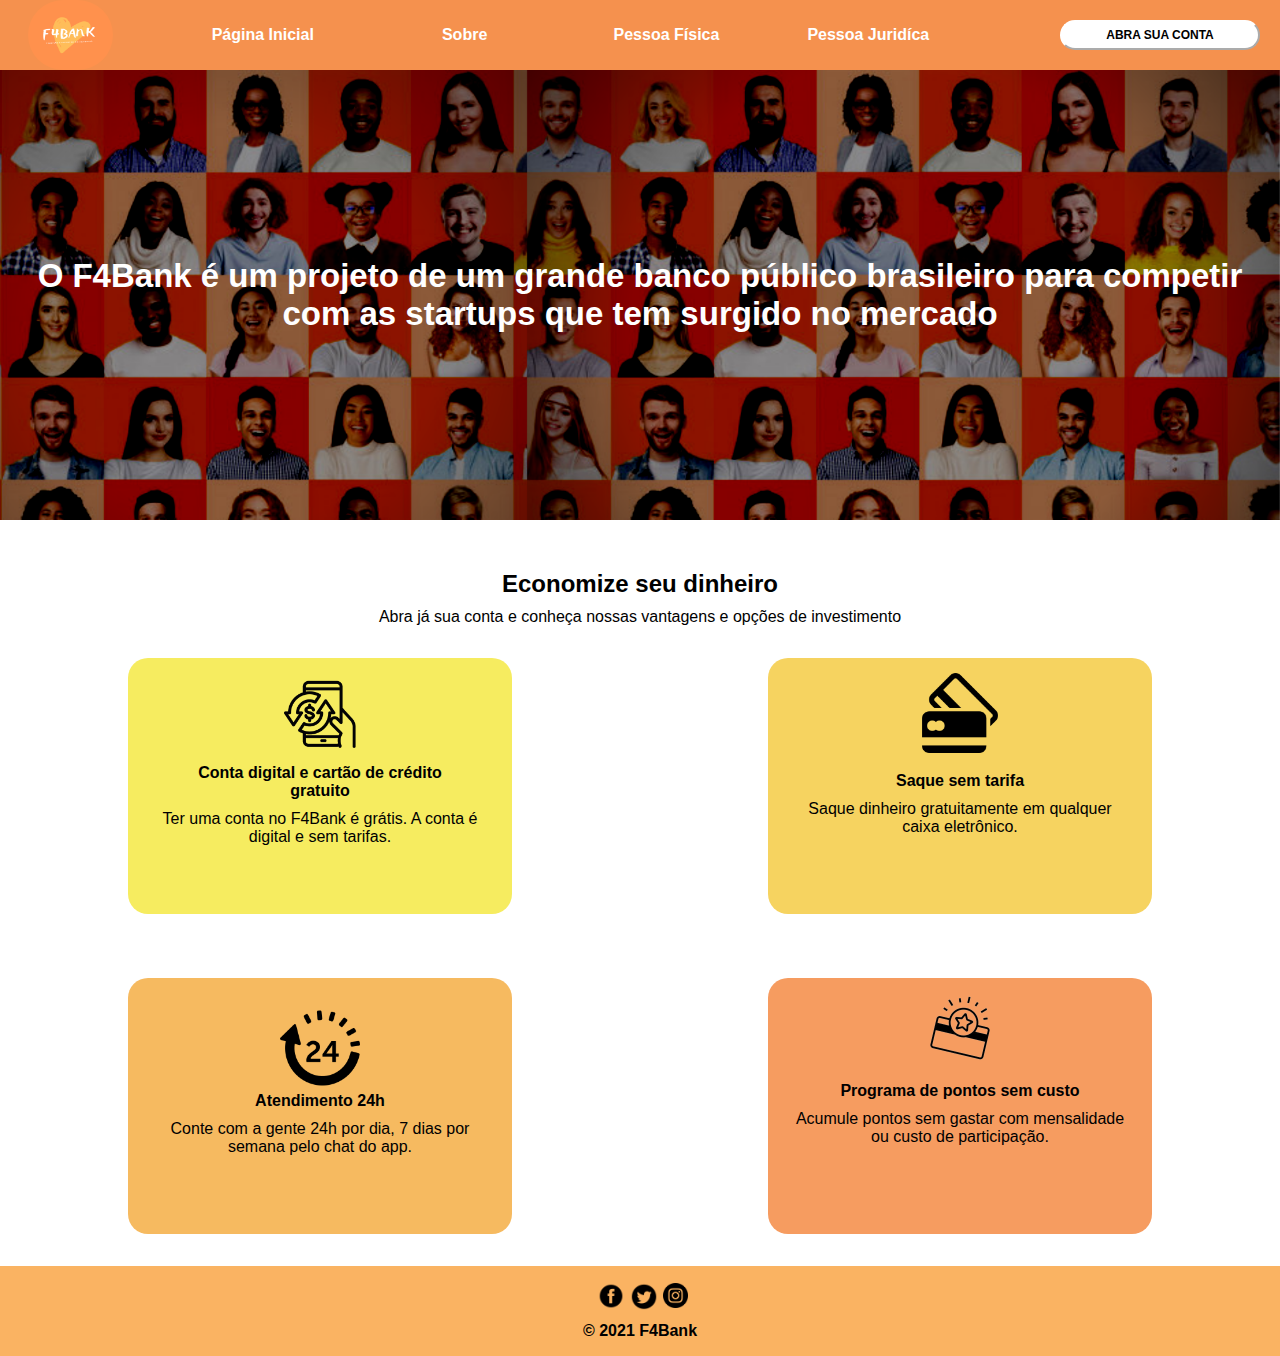
<file: index.html>
<!DOCTYPE html>
<html lang="en">
<head>
    <meta charset="UTF-8">
    <meta http-equiv="X-UA-Compatible" content="IE=edge">
    <meta name="viewport" content="width=device-width, initial-scale=1.0">
    <title>Página Inicial -F4Bank</title>
    <link rel="stylesheet" href="index.css">
</head>
<body>
    <header>
        <nav class="menu">
            <img src="img/f4bank.png" alt="logo-f4bank" class="logo">
            <div class="inicio"><a href="index.html"><h4>Página Inicial</h4></a></div>
            <div class="sobre"><a href="sobre.html"><h4>Sobre</h4></a></div>
            <div class="conta-pf"><a href="pessoafisica.html"><h4>Pessoa Física</h4></a></div>
            <div class="conta-pj"><a href="pessoajuridica.html"><h4>Pessoa Juridíca</h4></a></div>
        </nav>
        <a target="_blank" href=" https://docs.google.com/forms/d/18P_2zpbrfakgs56rWlv_7QF7mLRjsvlIuCEgNssKxCM/edit"><button><h6>ABRA SUA CONTA</h6></button><alt="cadastro" id="cadastro"></a>
    </header>
    <main>
        <div class="texto-1"> 
            <h2>O F4Bank é um projeto de um grande banco público brasileiro para competir com as startups que tem surgido no mercado</h2>

        </div>
        <div class="container">
            <div class="texto-2">
                <h2>Economize seu dinheiro</h2>
                <p>Abra já sua conta e conheça nossas vantagens e opções de investimento</p>
            </div>

            <div class="grid-container">
                <div class="cartao">
                    <img src="img/conta.png" alt="cartão de crédito">
                    <h3>Conta digital e cartão de crédito 
                        <br>
                        gratuito</h3>  
                    <p>Ter uma conta no F4Bank é grátis. A conta é digital e sem tarifas.</p>
                </div>  
                <div class="saque">
                    <img src="img/card.png" alt="cartão de crédito">
                    <h3>Saque sem tarifa</h3>
                    <p>Saque dinheiro gratuitamente em qualquer caixa eletrônico.</p>
                </div>
                <div class="atendimento">
                    <img src="img/atend.png" alt="cartão de crédito">
                    <h3>Atendimento 24h</h3>
                    <p>Conte com a gente 24h por dia, 7 dias por semana pelo chat do app.</p>
                </div>
                <div class="pontos">
                    <img src="img/pontos.png" alt="cartão de crédito">
                    <h3>Programa de pontos sem custo</h3>
                    <p>Acumule pontos sem gastar com mensalidade ou custo de participação.</p>
                </div>
        </div>
    </main>

    <footer>
        <div class="redes-sociais">
            <a target="_blank" href="http://www.facebook.com"><img src="img/icone-facebook.png" alt="facebook" id="facebook"></a>
            <a target="_blank" href="http://www.twitter.com"><img src="img/twiter.png" alt="twitter" id="twitter"></a>
            <a target="_blank" href="http://www.instagram.com"><img src="img/icone-insta-2.png" alt="instagram" id="instagram"></a>
        </div >

        <div class="rodape">
            <h3>© 2021 F4Bank </h3>
        </div>

    </footer>
</body>
</html>
</file>
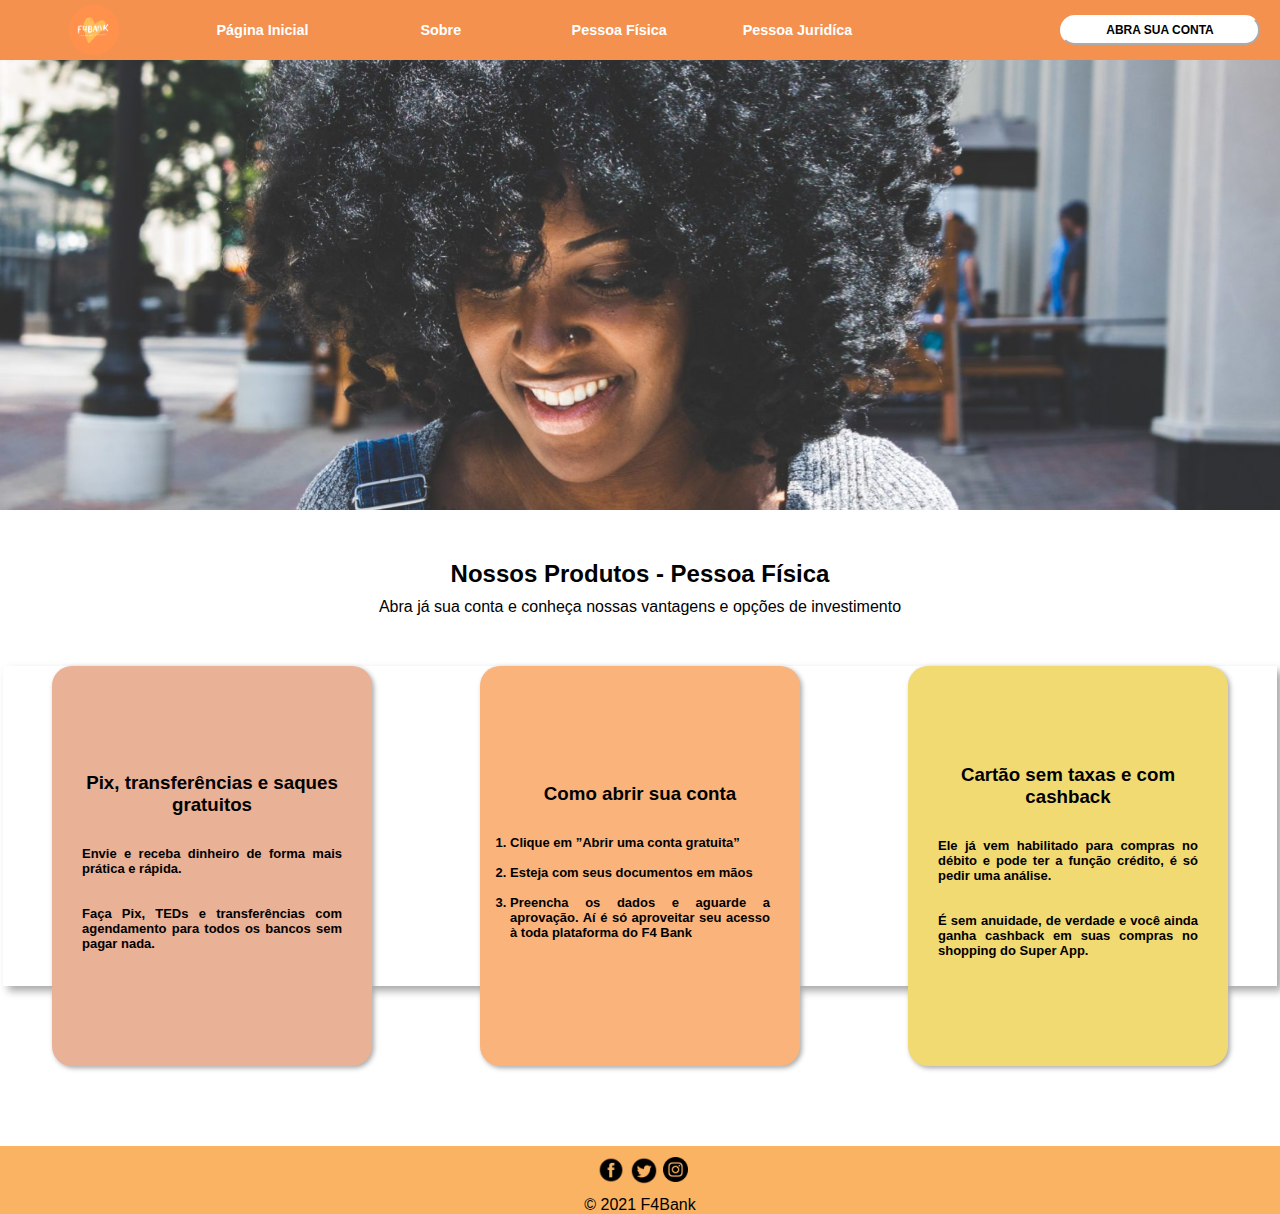
<file: pessoafisica.html>
<!DOCTYPE html>
<html lang="en">
<head>
    <meta charset="UTF-8">
    <meta http-equiv="X-UA-Compatible" content="IE=edge">
    <meta name="viewport" content="width=device-width, initial-scale=1.0">
    <title>Document</title>
    <link rel="stylesheet" href="pessoafisica.css">
</head>
<body>
    <header>
        <nav class="menu">
            <img src="img/f4bank.png" alt="logo-f4bank" class="logo">
            <div class="inicio"><a href="index.html"><h4>Página Inicial</h4></a></div>
            <div class="sobre"><a href="sobre.html"><h4>Sobre</h4></a></div>
            <div class="conta-pf"><a href="pessoafisica.html"><h4>Pessoa Física</h4></a></div>
            <div class="conta-pj"><a href="pessoajuridica.html"><h4>Pessoa Juridíca</h4></a></div>
        </nav>
        <a target="_blank" href=" https://docs.google.com/forms/d/18P_2zpbrfakgs56rWlv_7QF7mLRjsvlIuCEgNssKxCM/edit"><button><h6>ABRA SUA CONTA</h6></button><alt="cadastro" id="cadastro"></a>
    </header>

    <main>
        <div class="texto-1"> 
            <!-- <h2>O F4Bank é um projeto de um grande banco público brasileiro para competir com as startups que tem surgido no mercado</h2> -->

        </div>
        <div class="container">
            <div class="texto-2">
                <h2>Nossos Produtos - Pessoa Física</h2>
                <p>Abra já sua conta e conheça nossas vantagens e opções de investimento</p>
            </div>

            <div class="grid-container">

                <div class="bloco1">
                    <h3>Pix, transferências e saques gratuitos</h3>
                     <h5> Envie e receba dinheiro de forma mais prática e rápida. </h5>
                        
                        <h5>Faça Pix, TEDs e transferências com agendamento para todos os bancos sem pagar nada. </h5>

                </div>
                <div class="bloco2">
                    <h3>Como abrir sua conta</h3>
                    <ol> <h5>
                        <li>Clique em ”Abrir uma conta gratuita”</li> 
                        <br>
                       <li> Esteja com seus documentos em mãos</li>
                       <br>
                        <li>Preencha os dados e aguarde a aprovação. Aí é só aproveitar seu acesso à toda plataforma do F4 Bank</li>
                    </h5> 
                </ol>
            
                </div>
                <div class="bloco3">
                    <h3>Cartão sem taxas e com cashback</h3>
                    <h5> Ele já vem habilitado para compras no débito e pode ter a função crédito, é só pedir uma análise. </h5>
                    
                    <h5> É sem anuidade, de verdade e você ainda ganha cashback em suas compras no shopping do Super App.</h5>

                </div>
                
            </div>
        
             <div class="container2">

                
            </div>
        </div>
    </main>

    <footer>
        <div class="redes-sociais">
            <a target="_blank" href="http://www.facebook.com"><img src="img/icone-facebook.png" alt="facebook" id="facebook"></a>
            <a target="_blank" href="http://www.twitter.com"><img src="img/twiter.png" alt="twitter" id="twitter"></a>
            <a target="_blank" href="http://www.instagram.com"><img src="img/icone-insta-2.png" alt="instagram" id="instagram"></a>
        </div >

        <div class="rodape">
            <h7>© 2021 F4Bank </h7>
        </div>
    </footer>

</body>
</html>
</file>
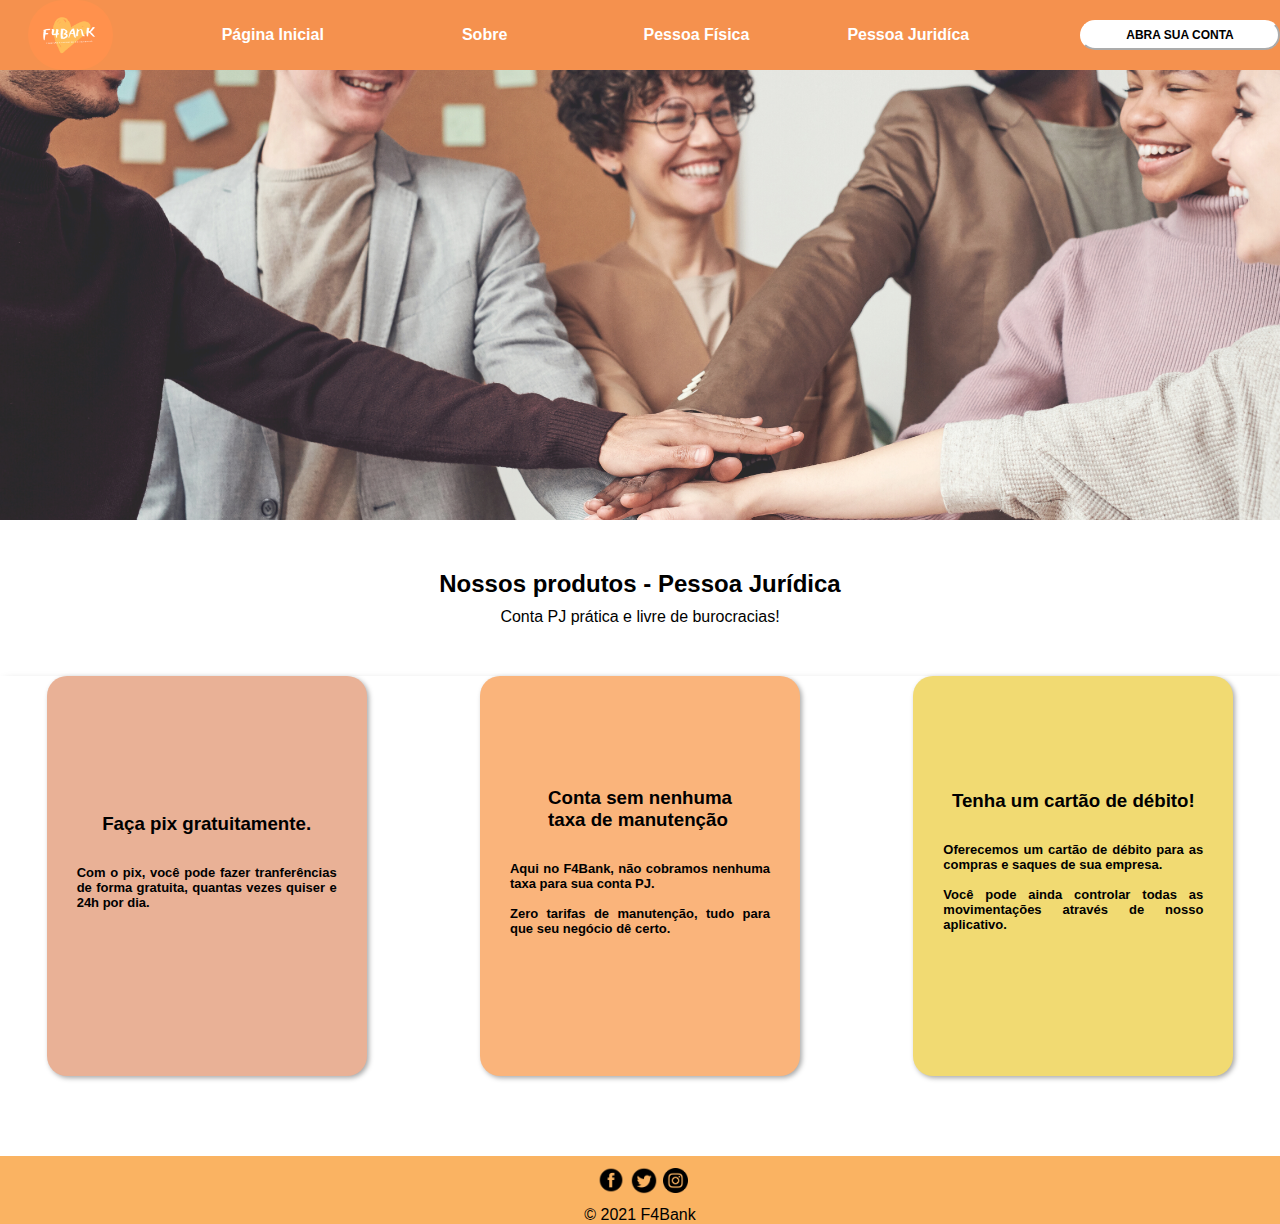
<file: pessoajuridica.html>
<!DOCTYPE html>
<!DOCTYPE html>
<html lang="en">
<head>
    <meta charset="UTF-8">
    <meta http-equiv="X-UA-Compatible" content="IE=edge">
    <meta name="viewport" content="width=device-width, initial-scale=1.0">
    <title>Pessoa Jurídica - f4Bank</title>
    <link rel="stylesheet" href="pessoajuridica.css">
</head>
<body>
    <header>
        <nav class="menu">
            <img src="img/f4bank.png" alt="logo-f4bank" class="logo">
            <div class="inicio"><a href="index.html"><h4>Página Inicial</h4></a></div>
            <div class="sobre"><a href="sobre.html"><h4>Sobre</h4></a></div>
            <div class="conta-pf"><a href="pessoafisica.html"><h4>Pessoa Física</h4></a></div>
            <div class="conta-pj"><a href="pessoajuridica.html"><h4>Pessoa Juridíca</h4></a></div>
        </nav>
        <a target="_blank" href=" https://docs.google.com/forms/d/18P_2zpbrfakgs56rWlv_7QF7mLRjsvlIuCEgNssKxCM/edit"><button><h6>ABRA SUA CONTA</h6></button><alt="cadastro" id="cadastro"></a>
    </header>
    
    <main>
        <div class="container">
            <div class="imagem1"></div>
            <div class="texto-1">
                <h2>Nossos produtos - Pessoa Jurídica</h2>
                <p>Conta PJ prática e livre de burocracias!</p>
            </div>
            <div class="grid-container">
                <div class="bloco1">
                    <h3>Faça pix gratuitamente.</h3>
                    <h5>Com o pix, você pode fazer tranferências de forma gratuita, quantas vezes quiser e 24h por dia.</h5>
                </div>
                <div class="bloco2">
                    <h3>Conta sem nenhuma <br> taxa de manutenção</h3>
                    <h5>Aqui no F4Bank, não cobramos nenhuma taxa para sua conta PJ. 
                        <br>
                        <br>
                        Zero tarifas de manutenção, tudo para que seu negócio dê certo.</h5>
                </div>
                <div class="bloco3">
                    <h3>Tenha um cartão de débito!</h3>
                    <h5>Oferecemos um cartão de débito para as compras e saques de sua empresa. 
                        <br>
                        <br>
                        Você pode ainda controlar todas as movimentações através de nosso aplicativo.</h5>
                </div>
            </div>
            <div class="container2"></div>
        </div>
    </main>



    <footer>
        <div class="redes-sociais">
            <a target="_blank" href="http://www.facebook.com"><img src="img/icone-facebook.png" alt="facebook" id="facebook"></a>
            <a target="_blank" href="http://www.twitter.com"><img src="img/twiter.png" alt="twitter" id="twitter"></a>
            <a target="_blank" href="http://www.instagram.com"><img src="img/icone-insta-2.png" alt="instagram" id="instagram"></a>
        </div >

        <div class="rodape">
            <h7>© 2021 F4Bank </h7>
        </div>

    </footer>
</body>
</html>
</file>
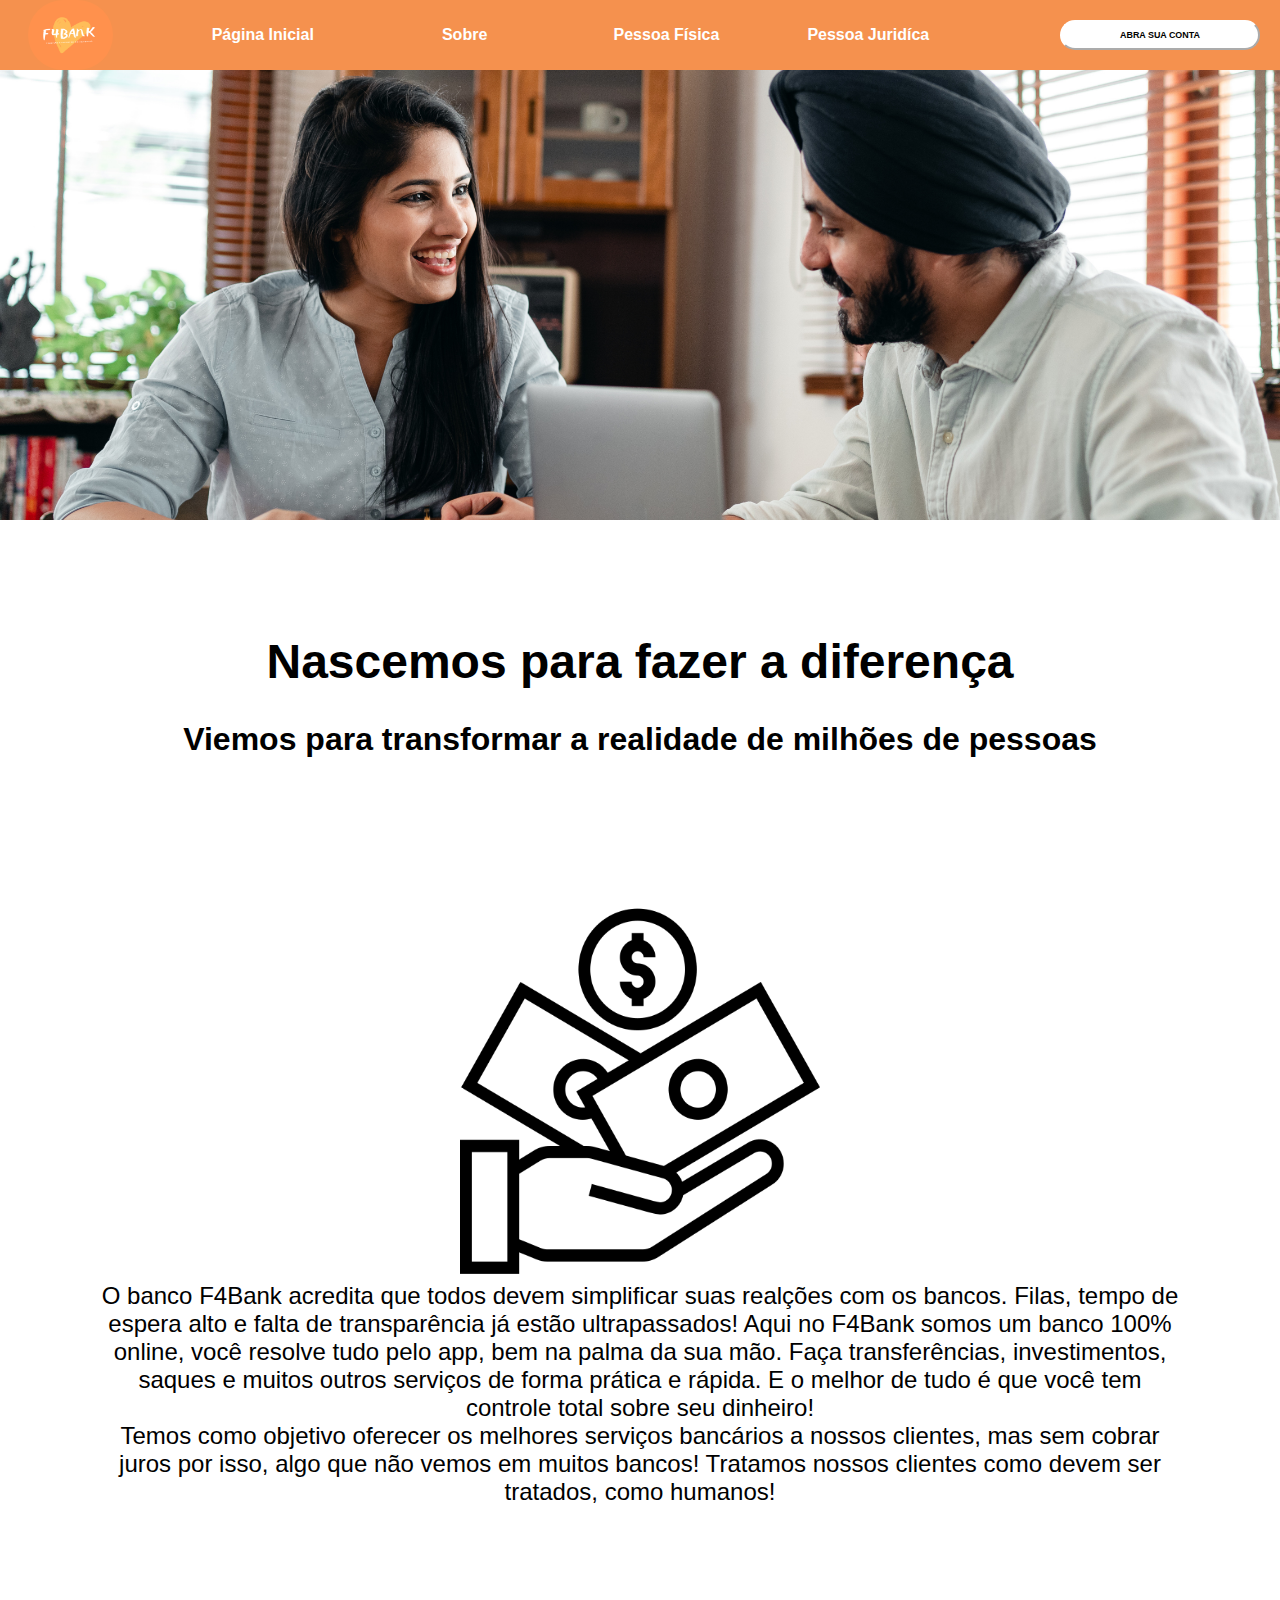
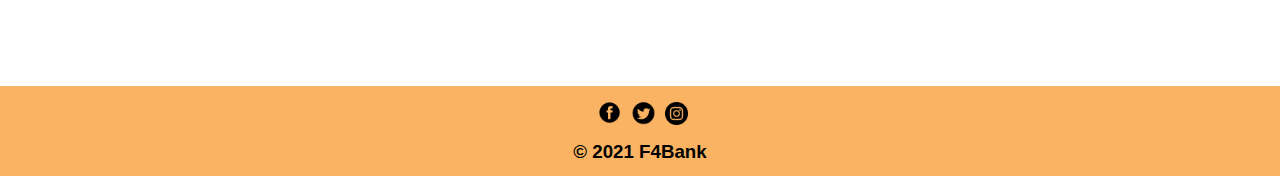
<file: sobre.html>
<!DOCTYPE html>
<html lang="en">
<head>
    <meta charset="UTF-8">
    <meta http-equiv="X-UA-Compatible" content="IE=edge">
    <meta name="viewport" content="width=device-width, initial-scale=1.0">
    <title>Sobre - F4Bank</title>
    <link rel="stylesheet" href="sobre.css">
</head>
<body>
    <header>
        <nav class="menu">
            <img src="img/f4bank.png" alt="logo-f4bank" class="logo">
            <div class="inicio"><a href="index.html"><h4>Página Inicial</h4></a></div>
            <div class="sobre"><a href="sobre.html"><h4>Sobre</h4></a></div>
            <div class="conta-pf"><a href="pessoafisica.html"><h4>Pessoa Física</h4></a></div>
            <div class="conta-pj"><a href="pessoajuridica.html"><h4>Pessoa Juridíca</h4></a></div>
        </nav>
        <a target="_blank" href=" https://docs.google.com/forms/d/18P_2zpbrfakgs56rWlv_7QF7mLRjsvlIuCEgNssKxCM/edit"><button><h6>ABRA SUA CONTA</h6></button><alt="cadastro" id="cadastro"></a>
    </header>

    <main>
        <div class="container">
            <div class="imagem1"></div>
        <div class="apresentacao">
            <H1>Nascemos para fazer a diferença</H1>
            <h2>Viemos para transformar a realidade de milhões de pessoas</h2>
        </div>

        <div class="texto">
            <div class="imagem2"> <img src="img/icone_dinheiro.png" alt="imagem"> </div>
            <p>O banco F4Bank acredita que todos devem simplificar suas realções com os bancos.
                Filas, tempo de espera alto e falta de transparência já estão ultrapassados! Aqui
                no F4Bank somos um banco 100% online, você resolve tudo pelo app, bem na palma da sua mão.
                Faça transferências, investimentos, saques e muitos outros serviços de forma prática e rápida.
                E o melhor de tudo é que você tem controle total sobre seu dinheiro!</p>
            <p>Temos como objetivo oferecer os melhores serviços bancários a nossos clientes, mas 
                sem cobrar juros por isso, algo que não vemos em muitos bancos! Tratamos nossos clientes
                como devem ser tratados, como humanos! 
            </p>
        </div>



    <footer>
        <div class="redes-sociais">
            <a target="_blank" href="http://www.facebook.com"><img src="img/icone-facebook.png" alt="facebook" id="facebook"></a>
            <a target="_blank" href="http://www.twitter.com"><img src="img/twiter.png" alt="twitter" id="twitter"></a>
            <a target="_blank" href="http://www.instagram.com"><img src="img/icone-insta-2.png" alt="instagram" id="instagram"></a>
        </div >

        <div class="rodape">
            <h3>© 2021 F4Bank </h3>
        </div>

    </footer>
</body>
</html>
</file>
<file: index.css>
* {
    margin: 0;
    padding: 0;
    box-sizing: border-box;
}

body {
    font-family: Arial, Helvetica, sans-serif;
}

/*Cabeçalho*/

header {
    display: flex;
    background-color: rgb(245, 145, 78);
    justify-content: space-between;
    color:white
}

.menu{
    display: grid;
    grid-template-columns: repeat(5, 1fr);
    grid-template-rows: 1fr;
    align-items: center;
    justify-items: center;
    column-gap: 80px;
    font-weight: bold;
}

.menu > img{
    border-radius: 50px;
    width: 85px;
    height: 70px;
   

}

button{
    background-color: white;
    border-color: white;
    border-radius: 20px;
    height: 30px;
    width: 200px;
    cursor: pointer;
    font-weight: bold;
    
}

a{
    display: flex;
    align-self: center;
    align-items: flex-end
}

button:hover{
    background-color:  rgb(246, 211, 96);
    color: white;
    font-weight: bold;
}

a{
    text-decoration: none;
    color: white;
}


h4:hover{
    color: rgb(246, 211, 96);
    font-weight: bold;
    cursor: pointer;
}

/*main*/

.texto-1{
    background-image: url(img/pessoaslaranja.png);
    background-repeat: no-repeat;
    background-size: cover;
    height: 450px;
    color: white;
    display: flex;
    justify-items: center;
    align-items: center;
    text-align: center;
    font-size: 22px;
}

h2{
    align-items: center;
    justify-items: center;
}

.texto-2{
    display: flex;
    flex-direction: column;
    text-align: center;
    margin-top: 50px;
}

p{
    margin-top: 10px;
    text-align: center;
    
}


.grid-container{
    display: grid;
    height: 40rem;
    grid-template-columns: repeat(2, 1fr);
    grid-template-rows: repeat(2, 1fr);
    grid-row: 5px;
    align-items: center;
    justify-items: center;
 
}


.cartao{
    justify-items: center;
    align-items: center;
    text-align: center;
    background-color: rgb(246, 236, 96);
    border-radius: 20px;
    width: 380px;
    height: 220px;
    padding-top: 10px;
    padding-left: 20px;
    padding-right: 20px;
}

.cartao > img{
    
    width: 80px;
}

.saque{
    text-align: center;
    align-items: center;
    background-color: rgb(246, 211, 96);
    border-radius: 20px;
    width: 380px;
    height: 220px;
    padding-left: 20px;
    padding-right: 20px;
    padding-left: 20px;
   
}
.saque > img{
    margin-top: 15px;
    padding-bottom: 15px ;
    width: 80px;
}

.atendimento{
    align-items: center;
    text-align: center;
    background-color: rgb(246, 186, 96);
    border-radius: 20px;
    width: 380px;
    height: 220px;
    padding-left: 20px;
    padding-right: 20px;
   
}
.atendimento > img{
    margin-top: 30px;
    width: 80px;
}

.pontos{
    align-items: center;
    text-align: center;
    background-color: rgb(246, 156, 96);
    border-radius: 20px;
    width: 380px;
    height: 220px;
    padding-left: 20px;
    padding-right: 20px;
}

.pontos > img{
    width: 100px;
}


h3{
    text-align: center;
}


    
footer{
    display: flex;
    flex-direction: column;
    justify-content: center;
    align-items: center;
    background-color: rgb(250, 179, 98);
    height: 90px;
}

.redes-sociais{
    display: flex;
    flex-direction: row;
}

#facebook{
    width: 33px;
    padding-bottom: 12px;
    padding-left: 5px;
    
}

#twitter{
    width: 33px;
    padding-bottom: 12px;
    padding-left: 5px;
}

#instagram{
    width: 30px;
    padding-bottom: 12px;
    padding-left: 5px;
}

/*Responsividade*/


@media screen and (min-device-width: 320px) and (max-device-width: 480px){
    
    /*cabeçalho*/

    header {
        display: flex;
        background-color: rgb(245, 145, 78);
        color:white;
        justify-content: space-evenly;
    }

    .menu{
        display: grid;
        grid-template-columns: repeat(6, 1fr);
        grid-template-rows: 1fr;
        align-items: center;
        justify-items: center;
        column-gap: 8px;
        font-weight: bold;
        height: 60px;
        
    }

     .menu > img{
        display: flex;
        align-items: center;
        flex-direction: column;
        width: 50px;
        height: 50px;
    }

    h4{
        font-size: 80%;
    }

    a{
        text-decoration: none;
        color: white;
    }
    
    
    h4:hover{
        color: rgb(246, 211, 96);
        font-weight: bold;
        cursor: pointer;
    }

  .button{
        display: flex;
        align-items: right;
        justify-items: right;
    }

    
    a{
        align-self: center;
        justify-content: center;
        width: 54px;
        height: 100%;
    }


    h6{

        font-size: 70%;
    }

    button:hover{
        background-color:  rgb(246, 211, 96);
        color: white;
        font-weight: bold;
    }


     /*corpo*/

     main{
        max-width: 100%;
        height: 100%;
      
    }
    
    .texto-1{

        width: 100%;
        height: 250px;
        
    }

   
    h2{
        font-size: 90%;
    }

    p{
        font-size: 80%;
        padding-bottom: 40px;
    }
    


    .grid-container{
        display: grid;
        grid-template-columns: 1fr;
        grid-template-rows: repeat(5, 1fr) ;
        row-gap: 10px;
        height: 100%;
        width: 100%;
        
    }

    .cartao{
        justify-items: center;
        align-items: center;
        text-align: center;
        background-color: rgb(246, 236, 96);
        border-radius: 20px;
        width: 90%;
       
        padding-top: 10px;
        padding-left: 20px;
        padding-right: 20px;
    }
    
    .cartao > img{
        
        width: 80px;
    }
    
    .saque{
        text-align: center;
        align-items: center;
        background-color: rgb(246, 211, 96);
        border-radius: 20px;
        width: 90%;
        padding-left: 20px;
        padding-right: 20px;
        padding-left: 20px;
       
    }
    .saque > img{
        margin-top: 15px;
        padding-bottom: 15px ;
        width: 80px;
    }
    
    .atendimento{
        align-items: center;
        text-align: center;
        background-color: rgb(246, 186, 96);
        border-radius: 20px;
        width: 90%;
        padding-left: 20px;
        padding-right: 20px;
       
    }
    .atendimento > img{
        margin-top: 30px;
        width: 80px;
    }
    
    .pontos{
        align-items: center;
        text-align: center;
        background-color: rgb(246, 156, 96);
        border-radius: 20px;
        width: 90%;
        padding-left: 20px;
        padding-right: 20px;
    }
    
    .pontos > img{
        width: 100px;
    }
    
    
    h3{
        text-align: center;
        font-size: 90%;
    }

    /*rodapé*/

    footer{
    
        display:flex;
        justify-items: flex-end;
        width: 100%;
    
    }
    
    .rodape{
        display:flex;
        justify-content: flex-end;
        justify-items: flex-end;
    
    }

    .redes-sociais{
        display: flex;
        flex-direction: row;
    }
    
    #instagram{
        width: 30px;
        padding-bottom: 13px;
        padding-left: 5px;
    }
}     


 @media screen and (min-device-width : 481px) and (max-device-width : 1024px) {


    /*cabeçalho*/


    .menu{
        display: grid;
        grid-template-columns: repeat(6, 1fr);
        grid-template-rows: 1fr;
        /* display: flex;
        flex-direction: row; */
        align-items: center;
        justify-items: center;
        column-gap: 9%;
        font-weight: bold;
        height: 100%;
        
    }

     .menu > img{
        display: flex;
        align-items: center;
        flex-direction: column;
        width: 50px;
        height: 50px;
    }

    h4{
        font-size: 70%;
    }

    a{
        text-decoration: none;
        color: white;
    }
    
    
    h4:hover{
        color: rgb(246, 211, 96);
        font-weight: bold;
        cursor: pointer;
    }

    .button{
        display: flex;
        align-items: right;
        justify-items: right;
        justify-content: space-between;
        width: 100%;
        height: 100px;
    }

    h6{

        font-size: 70%;
    }

    button:hover{
        background-color:  rgb(246, 211, 96);
        color: white;
        font-weight: bold;
    }


     /*corpo*/

     main{
        max-width: 100%;
        height: 100%;
      
    }
    
    .texto-1{

        width: 100%;
        height: 250px;
        
    }

   
    h2{
        font-size: 90%;
    }

    p{
        font-size: 80%;
        padding-bottom: 40px;
    }
    

    .grid-container{
        display: grid;
        grid-template-columns: 1fr;
        grid-template-rows: repeat(5, 1fr) ;
        row-gap: 10px;
        height: 100%;
        width: 100%;
        
    }

    .cartao{
        justify-items: center;
        align-items: center;
        text-align: center;
        background-color: rgb(246, 236, 96);
        border-radius: 20px;
        width: 90%;
       
        padding-top: 10px;
        padding-left: 20px;
        padding-right: 20px;
    }
    
    .cartao > img{
        
        width: 80px;
    }
    
    .saque{
        text-align: center;
        align-items: center;
        background-color: rgb(246, 211, 96);
        border-radius: 20px;
        width: 90%;
        padding-left: 20px;
        padding-right: 20px;
        padding-left: 20px;
       
    }
    .saque > img{
        margin-top: 15px;
        padding-bottom: 15px ;
        width: 80px;
    }
    
    .atendimento{
        align-items: center;
        text-align: center;
        background-color: rgb(246, 186, 96);
        border-radius: 20px;
        width: 90%;
        padding-left: 20px;
        padding-right: 20px;
       
    }
    .atendimento > img{
        margin-top: 30px;
        width: 80px;
    }
    
    .pontos{
        align-items: center;
        text-align: center;
        background-color: rgb(246, 156, 96);
        border-radius: 20px;
        width: 90%;
        padding-left: 20px;
        padding-right: 20px;
    }
    
    .pontos > img{
        width: 100px;
    }
    
    
    h3{
        text-align: center;
        font-size: 90%;
    }

    /*rodapé*/

    footer{
    
        display:flex;
        justify-items: flex-end;
        width: 100%;
    
    }
    
    .rodape{
        display:flex;
        justify-content: flex-end;
        justify-items: flex-end;
    
    }
}

@media screen and (min-device-width : 1280px) and (max-device-width : 1600px) {

    body {
        font-family: Arial, Helvetica, sans-serif;
    }
    
    /*Cabeçalho*/
    header {
        display: flex;
        background-color: rgb(245, 145, 78);
        justify-content: space-between;
        color:white
    }
    
    .menu{
        display: grid;
        grid-template-columns: repeat(5, 1fr);
        grid-template-rows: 1fr;
        align-items: center;
        justify-items: center;
        column-gap: 80px;
        font-weight: bold;
    }
    
    .menu > img{
        border-radius: 50px;
        width: 85px;
        height: 70px;
        margin-left: 20px;
    
    }
    
    button{
        background-color: white;
        border-color: white;
        border-radius: 20px;
        height: 30px;
        width: 200px;
        align-self: center;
        margin-right: 20px;
        cursor: pointer;
        font-weight: bold;
    }
    
    button:hover{
        background-color:  rgb(246, 211, 96);
        color: white;
        font-weight: bold;
    }

    h6{
        font-size: 90%
    }
    
    a{
        text-decoration: none;
        color: white;
    }
    
    
    h4:hover{
        color: rgb(246, 211, 96);
        font-weight: bold;
        cursor: pointer;
    }
    
    /*main*/
    
    .texto-1{
        background-image: url(img/pessoaslaranja.png);
        background-repeat: no-repeat;
        background-size: cover;
        height: 450px;
        color: white;
        display: flex;
        justify-items: center;
        align-items: center;
        text-align: center;
        font-size: 22px;
    }
    
    h2{
        align-items: center;
        justify-items: center;
    }
    
    .texto-2{
        display: flex;
        flex-direction: column;
        text-align: center;
        margin-top: 50px;
    }
    
    p{
        margin-top: 10px;
        text-align: center;
        
    }

    h3{
        text-align: center;
        font-size: 100%;
    }
    
    
    .grid-container{
        display: grid;
        height: 40rem;
        grid-template-columns: repeat(2, 1fr);
        grid-template-rows: repeat(2, 1fr);
        grid-row: 2%;
        grid-column: 1%;
        align-items: center;
        justify-items: center;
     
    }
    
    
    .cartao{
        justify-items: center;
        align-items: center;
        text-align: center;
        background-color: rgb(246, 236, 96);
        border-radius: 20px;
        width: 60%;
        height: 80%;
        padding-top: 10px;
        padding-left: 20px;
        padding-right: 20px;
    }
    
    .cartao > img{
        
        width: 80px;
    }
    
    .saque{
        text-align: center;
        align-items: center;
        background-color: rgb(246, 211, 96);
        border-radius: 20px;
        width: 60%;
        height: 80%;
        padding-left: 20px;
        padding-right: 20px;
        padding-left: 20px;
       
    }
    .saque > img{
        margin-top: 15px;
        padding-bottom: 15px ;
        width: 80px;
    }
    
    .atendimento{
        align-items: center;
        text-align: center;
        background-color: rgb(246, 186, 96);
        border-radius: 20px;
        width: 60%;
        height: 80%;
        padding-left: 20px;
        padding-right: 20px;
       
    }
    .atendimento > img{
        margin-top: 30px;
        width: 80px;
    }
    
    .pontos{
        align-items: center;
        text-align: center;
        background-color: rgb(246, 156, 96);
        border-radius: 20px;
        width: 60%;
        height: 80%;
        padding-left: 20px;
        padding-right: 20px;
    }
    
    .pontos > img{
        width: 100px;
    }
    
        
    footer{
        display: flex;
        flex-direction: column;
        justify-content: center;
        align-items: center;
        background-color: rgb(250, 179, 98);
        height: 90px;
    }
    
    #facebook{
        width: 33px;
        padding-bottom: 12px;
        padding-left: 5px;
        
    }
    
    #twitter{
        width: 33px;
        padding-bottom: 12px;
        padding-left: 5px;
    }
    
    #instagram{
        width: 30px;
        padding-bottom: 13px;
        padding-left: 5px;
    }
}
</file>
<file: pessoafisica.css>
* {
    margin: 0;
    padding: 0;
    box-sizing: border-box;
}


body {
    font-family: Arial, Helvetica, sans-serif;
    
}

/*Cabeçalho*/
header {
    display: flex;
    background-color: rgb(245, 145, 78);
    justify-content: space-between;
    color:white;
   padding-right: 20px;
    
}

.menu{
    display: grid;
    grid-template-columns: repeat(5, 1fr);
    grid-template-rows: 1fr;
    align-items: center;
    justify-items: center;
    column-gap: 90px;
    font-weight: bold;
}

.menu > img{
    border-radius: 50px;
    width: 85px;
    height: 70px;
    margin-left: 20px;

}

button{
    background-color: white;
    border-color: white;
    border-radius: 20px;
    height: 30px;
    width: 200px;
    cursor: pointer;
    font-weight: bold;
    
}

a{
    display: flex;
    align-self: center;
    align-items: flex-end
}

button:hover{
    background-color:  rgb(246, 211, 96);
    color: white;
    font-weight: bold;
}

h6{
    font-size: 90%;
}

a{
    text-decoration: none;
    color: white;
}


h4:hover{
    color: rgb(246, 211, 96);
    font-weight: bold;
    cursor: pointer;
}


/*main*/

.texto-1{
    background-image: url(img/pessoafisica.png);
    background-repeat: no-repeat;
    background-size: cover;
    height: 450px;
    color: white;
    display: flex;
    justify-items: center;
    align-items: center;
    text-align: center;
    font-size: 22px;
}

h2{
    align-items: center;
    justify-items: center;
}

.texto-2{
    display: flex;
    flex-direction: column;
    text-align: center;
    margin-top: 50px;

}

p{
    margin-top: 10px;
    text-align: center;
    
}

.container{
    display: grid;
    align-items: center;
    justify-content: center;
    justify-items: center;
}

.grid-container{
    display: grid;
    grid-template-columns: repeat(3, 1fr);
    grid-template-rows: 1fr;
    gap: 20px;

    align-items: center;
    justify-content: center;
    justify-items: center;
    
    width: 95rem;
    height: 20rem;
    background-color: rgb(255, 255, 255);
   
    
    box-shadow: 5px 5px 8px darkgray;
    margin-top: 50px;
    
    align-self:center;
    background-image: url("https://image.freepik.com/free-vector/blue-orange-financial-items_1284-1146.jpg");
    
    /* background-image: url("https://static.vecteezy.com/ti/vetor-gratis/p1/678890-padrao-geometrico-abstrato-colorido-memphis-vetor.jpg"); */
   
   
}

.container2{
    display: flex;
    height: 10rem; 
    background-color: white;

}

.bloco1{
   display:flex; 
    width: 20rem;
    height: 25rem;
    background-color: rgb(233, 177, 150);
    border-radius: 20px;
    box-shadow: 2px 2px 5px darkgray; 

    align-items: center;
    justify-content: center;
    justify-items: center;
    flex-direction: column;

    padding-left: 30px;
    padding-right: 30px;
    padding-bottom: 20px;
    padding-top: 20px;
    
}

.bloco2{
    display:flex; 
    width: 20rem;
    height: 25rem;
    background-color: rgb(250, 180, 123);
    border-radius: 20px;
    box-shadow: 2px 2px 5px darkgray;

    align-items: center;
    justify-content: center;
    justify-items: center;
    flex-direction: column;

    padding-left: 30px;
    padding-right: 30px;
    padding-bottom: 20px;
    padding-top: 20px;
   

}

.bloco3{
    display:flex; 
    width: 20rem;
    height: 25rem;
    background-color: rgb(241, 218, 114);
    border-radius: 20px;
    box-shadow: 2px 2px 5px darkgray;

    align-items: center;
    justify-content: center;
    justify-items: center;
    flex-direction: column;

    padding-left: 30px;
    padding-right: 30px;
    padding-bottom: 20px;
    padding-top: 20px;
   
}

h3{
    text-align: center;
    padding-top: 20px;
    padding-bottom: 30px;
}


h4{
   text-align: center;
}

h5{
   
    padding-bottom: 30px;
    font-size: 13px;
    text-align: justify;
}

/*rodapé*/

footer{
    display: flex;
    flex-direction: column;
    justify-content: center;
    align-items: center;
    background-color: rgb(250, 179, 98);
    height: 100%;
}

.redes-sociais{
    display: flex;
    flex-direction: row;
    padding-top: 10px ;
}

#facebook{
    width: 33px;
    padding-bottom: 12px;
    padding-left: 5px;
    
}

#twitter{
    width: 33px;
    padding-bottom: 12px;
    padding-left: 5px;
}

#instagram{
    width: 30px;
    padding-bottom: 11px;
    padding-left: 5px;
}

/*Responsividade*/


@media screen and (min-device-width: 320px) and (max-device-width: 480px){
    
    /*cabeçalho*/

    header {
        display: flex;
        background-color: rgb(245, 145, 78);
        color:white;
        justify-content: space-evenly;
        
    }

    .menu{
        display: grid;
        grid-template-columns: repeat(6, 1fr);
        grid-template-rows: 1fr;
        align-items: center;
        justify-items: center;
        column-gap: 5px;
        font-weight: bold;
        height: 60px;
        width: 100%;
        
    }

     .menu > img{
        display: flex;
        align-items: center;
        flex-direction: column;
        width: 50px;
        height: 50px;
    }

    h4{
        font-size: 80%;
    }

    a{
        text-decoration: none;
        color: white;
    }
    
    
    h4:hover{
        color: rgb(246, 211, 96);
        font-weight: bold;
        cursor: pointer;
    }

    .button{
        display: flex;
        align-items: right;
        justify-items: right;
    }

    
    a{
        align-self: center;
        justify-content: center;
        width: 55px;
        height: 100%;
    }


    h6{

        font-size: 70%;
    }

    button:hover{
        background-color:  rgb(246, 211, 96);
        color: white;
        font-weight: bold;
    }


     /*corpo*/

     main{
        width: 100%;
        height: 100%;
      
    }
    
    .texto-1{

        width: 100%;
        height: 250px;
        
    }
   
    .texto-2{
        width: 85%;
    }


    .grid-container{
        display: grid;
        grid-template-columns: 1fr;
        grid-template-rows: 1fr; 
        height: 90%;
        width: 100%;
    }


    h5{
        font-size: 17px;
        
    }

    .container2{
        height: 100px;
    }
        

    /*rodapé*/

    footer{
    
        display:flex;
        justify-items: flex-end;
        width: 100%;
    
    }
    
    .rodape{
        display:flex;
        justify-content: flex-end;
        justify-items: flex-end;
    
    }

    #instagram{
        width: 30px;
        padding-bottom: 13px;
        padding-left: 5px;
    }
}     


 @media screen and (min-device-width : 481px) and (max-device-width : 1204px) {

 /*cabeçalho*/

    .menu{
        display: grid;
        grid-template-columns: repeat(6, 1fr);
        grid-template-rows: 1fr;
        align-items: center;
        justify-items: center;
        column-gap: 20px;
        font-weight: bold;
        height: 60px;
        width: 100%;
        
    }

    .menu > img{
        display: flex;
        align-items: center;
        flex-direction: column;
        width: 50px;
        height: 50px;
        
    }

    h4{
        font-size: 120%;
    }

    a{
        text-decoration: none;
        color: white;
    }


    h4:hover{
        color: rgb(246, 211, 96);
        font-weight: bold;
        cursor: pointer;
    }

    .button{
        display: flex;
        align-items: right;
        justify-items: right;
        justify-content: space-between;
        width: 100%;
        height: 100px;
    }

    h6{

        font-size: 120%;
    }

    button:hover{
        background-color:  rgb(246, 211, 96);
        color: white;
        font-weight: bold;
    }


    /*corpo*/

    main{
        width: 100%;
        height: 100%;

    }

    .texto-1{

        width: 100%;
        height: 290px;
        
    }


    .texto-2{
        width: 85%;
    }

    h2{
        padding-top: 5%;
        font-size: 170%;

    }

    p{
        padding-top: 5%;
        font-size: 150%;
    }


    .grid-container{
        display: grid;
        grid-template-columns:  1fr;
        grid-template-rows: 1fr;
    

        align-items: center;
        justify-content: center;
        justify-items: center;
        width: 100%;
        height: 90%;
        background-color: rgb(255, 255, 255);

        
        box-shadow: 5px 5px 8px darkgray;
        margin-top: 50px;
        
        align-self:center;
        background-image: url("https://image.freepik.com/free-vector/blue-orange-financial-items_1284-1146.jpg");
        
        /* background-image: url("https://static.vecteezy.com/ti/vetor-gratis/p1/678890-padrao-geometrico-abstrato-colorido-memphis-vetor.jpg"); */


    }


    h5{
        font-size: 90%;
        
    }

    .container2{
        height: 100px;
    }
        

    h3{
        text-align:justify;
        padding-top: 20px;
        padding-bottom: 30px;
        font-size: 175%;

    }

    h5{

        font-size: 140%;
        text-align:justify;

    }

    .bloco1{
    display: flex;
    width: 80%;
    height: 20rem;
    background-color: rgb(233, 177, 150);
    border-radius: 20px;
    box-shadow: 2px 2px 5px darkgray;

    align-items: center;
    justify-content: center;
    justify-items: center;
    flex-direction: column;

    padding-left: 60px;
    padding-right: 60px;
    padding-bottom: 20px;
    padding-top: 20px;
    }

    .bloco2{
    display: flex;
    width: 80%;
    height: 20rem;
    background-color: rgb(250, 180, 123);
    border-radius: 20px;
    box-shadow: 2px 2px 5px darkgray;
    align-items: center;
    justify-content: center;
    justify-items: center;
    flex-direction: column;
    padding-left: 60px;
    padding-right: 60px;
    padding-bottom: 20px;
    padding-top: 20px;
    }

    .bloco3{
    display: flex;
    width: 80%;
    height: 20rem;
    background-color: rgb(241, 218, 114);
    border-radius: 20px;
    box-shadow: 2px 2px 5px darkgray;
    align-items: center;
    justify-content: center;
    justify-items: center;
    flex-direction: column;
    padding-left: 60px;
    padding-right: 60px;
    padding-bottom: 20px;
    padding-top: 20px;
    }



    /*rodapé*/



    footer{

        display:flex;
        justify-items: flex-end;
        width: 100%;
        height: 100%;
        
    }

    .rodape{
        display:flex;
        align-items: center;
        align-self: center;
    }

    h7{
        
        font-size: 150%;

    }

    #instagram{
        width: 30px;
        padding-bottom: 13px;
        padding-left: 5px;
    }
}   

@media screen and (min-device-width : 1280px) and (max-device-width : 1520px) {

/*cabeçalho*/

    .menu{
        display: grid;
        grid-template-columns: repeat(6, 1fr);
        grid-template-rows: 1fr;
        align-items: center;
        justify-items: center;
        column-gap: 10px;
        font-weight: bold;
        height: 60px;
        width: 100%;
    }

    .menu > img{
        display: flex;
        align-items: center;
        flex-direction: column;
        width: 50px;
        height: 50px;
    }

    h4{
        font-size: 90%;
    }

    a{
        text-decoration: none;
        color: white;
    }


    h4:hover{
        color: rgb(246, 211, 96);
        font-weight: bold;
        cursor: pointer;
    }

    .button{
        display: flex;
        align-items: right;
        justify-items: right;
        justify-content: space-between;
        width: 90%;
        height: 100px;
    }

    h6{

        font-size: 90%;
    }

    button:hover{
        background-color:  rgb(246, 211, 96);
        color: white;
        font-weight: bold;
    }

    /*corpo*/


    .texto-1{
        background-image: url(img/pessoafisica.png);
        background-repeat: no-repeat;
        background-size: cover;
        height: 450px;
        color: white;
        display: flex;
        justify-items: center;
        align-items: center;
        text-align: center;
        font-size: 22px;
    }

    h2{
        align-items: center;
        justify-items: center;
    }

    .texto-2{
        display: flex;
        flex-direction: column;
        text-align: center;
        margin-top: 50px;

    }

    p{
        margin-top: 10px;
        text-align: center;
        
    }

    .container{
        display: grid;
        align-items: center;
        justify-content: center;
        justify-items: center;
    }

    .grid-container{
        display: grid;
        grid-template-columns: repeat(3, 1fr);
        grid-template-rows: 1fr;
        gap: 10px;

        align-items: center;
        justify-content: center;
        justify-items: center;
        
        width: 130%;
        height: 20rem;
        background-color: rgb(255, 255, 255);
    
        
        box-shadow: 5px 5px 8px darkgray;
        margin-top: 50px;
        
        align-self:center;
        background-image: url("https://image.freepik.com/free-vector/blue-orange-financial-items_1284-1146.jpg");
        
        /* background-image: url("https://static.vecteezy.com/ti/vetor-gratis/p1/678890-padrao-geometrico-abstrato-colorido-memphis-vetor.jpg"); */
    
    
    }

    .container2{
        display: flex;
        height: 10rem; 
        background-color: white;

    }

    .bloco1{
        display:flex; 
        width: 20rem;
        height: 25rem;
        background-color: rgb(233, 177, 150);
        border-radius: 20px;
        box-shadow: 2px 2px 5px darkgray; 

        align-items: center;
        justify-content: center;
        justify-items: center;
        flex-direction: column;

        padding-left: 30px;
        padding-right: 30px;
        padding-bottom: 20px;
        padding-top: 20px;
        
    }

    .bloco2{
        display:flex; 
        width: 20rem;
        height: 25rem;
        background-color: rgb(250, 180, 123);
        border-radius: 20px;
        box-shadow: 2px 2px 5px darkgray;

        align-items: center;
        justify-content: center;
        justify-items: center;
        flex-direction: column;

        padding-left: 30px;
        padding-right: 30px;
        padding-bottom: 20px;
        padding-top: 20px;
    

    }

    .bloco3{
        display:flex; 
        width: 20rem;
        height: 25rem;
        background-color: rgb(241, 218, 114);
        border-radius: 20px;
        box-shadow: 2px 2px 5px darkgray;

        align-items: center;
        justify-content: center;
        justify-items: center;
        flex-direction: column;

        padding-left: 30px;
        padding-right: 30px;
        padding-bottom: 20px;
        padding-top: 20px;
    
    }

    h3{
        text-align: center;
        padding-top: 20px;
        padding-bottom: 30px;
    }


    h4{
    text-align: center;
    }

    h5{
    
        padding-bottom: 30px;
        font-size: 13px;
        text-align: justify;
    }

    /*rodapé*/


    footer{
    
        display:flex;
        justify-items: flex-end;
        justify-content: flex-end;
        width: 100%;
        height: 90%;
    
    }
    
    .rodape{
        display:flex;
        justify-content: flex-end;
        justify-items: flex-end;
    
    }

    #instagram{
        width: 30px;
        padding-bottom: 13px;
        padding-left: 5px;
    }

}
</file>
<file: pessoajuridica.css>
* {
    margin: 0;
    padding: 0;
    box-sizing: border-box;
}


body {
    font-family: Arial, Helvetica, sans-serif;
    
}

/*Cabeçalho*/

header {
    display: flex;
    background-color: rgb(245, 145, 78);
    justify-content: space-between;
    color:white;
}

a{
    text-decoration: none;
    color: white;
}


h4:hover{
    color: rgb(246, 211, 96);
    font-weight: bold;
    cursor: pointer;
}

.menu{
    display: grid;
    grid-template-columns: repeat(5, 1fr);
    grid-template-rows: 1fr;
    align-items: center;
    justify-items: center;
    column-gap: 90px;
    font-weight: bold;
}

.menu > img{
    border-radius: 50px;
    width: 85px;
    height: 70px;
    margin-left: 20px;

}

button{
    background-color: white;
    border-color: white;
    border-radius: 20px;
    height: 30px;
    width: 200px;
    cursor: pointer;
    font-weight: bold;
    
}

a{
    display: flex;
    align-self: center;
    align-items: flex-end
}

button:hover{
    background-color:  rgb(246, 211, 96);
    color: white;
    font-weight: bold;
}

h6{
    font-size: 90%;
}

a{
    text-decoration: none;
    color: white;
}


h4:hover{
    color: rgb(246, 211, 96);
    font-weight: bold;
    cursor: pointer;
}


/*main*/

.imagem1{
    background-image: url(img/pessoajuridica.png);
    background-repeat: no-repeat;
    background-size: cover;
    height: 450px;
}

.texto-1{
    display: flex;
    flex-direction: column;
    text-align: center;
    margin-top: 50px;
}

h2{
    align-items: center;
    justify-items: center;
}

p{
    margin-top: 10px;
    text-align: center;
}


.grid-container{
    display: grid;
    grid-template-columns: repeat(3, 1fr);
    grid-template-rows: 1fr;
    gap: 20px;

    align-items: center;
    justify-content: center;
    justify-items: center;
    
    width: 100%;
    height: 20rem;
    background-color: rgb(255, 255, 255);
   
    
    box-shadow: 5px 5px 8px  darkgray;
    margin-top: 50px;
    
    align-self:center;
    background-image: url("https://image.freepik.com/free-vector/blue-orange-financial-items_1284-1146.jpg");
    
}

.bloco1{
    display: flex;
    width: 20rem;
    height: 25rem;
    background-color: rgb(233, 177, 150);
    border-radius: 20px;
    box-shadow: 2px 2px 5px darkgray;
    align-items: center;
    justify-content: center;
    justify-items: center;
    flex-direction: column;
    padding-left: 30px;
    padding-right: 30px;
    padding-bottom: 20px;
    padding-top: 20px;
}

.bloco2{
    display: flex;
    width: 20rem;
    height: 25rem;
    background-color: rgb(250, 180, 123);
    border-radius: 20px;
    box-shadow: 2px 2px 5px darkgray;
    align-items: center;
    justify-content: center;
    justify-items: center;
    flex-direction: column;
    padding-left: 30px;
    padding-right: 30px;
    padding-bottom: 20px;
    padding-top: 20px;
}

.bloco3{
    display: flex;
    width: 20rem;
    height: 25rem;
    background-color: rgb(241, 218, 114);
    border-radius: 20px;
    box-shadow: 2px 2px 5px darkgray;
    align-items: center;
    justify-content: center;
    justify-items: center;
    flex-direction: column;
    padding-left: 30px;
    padding-right: 30px;
    padding-bottom: 20px;
    padding-top: 20px;
}


h3{
    display: flex;
    align-self: center;
    justify-items: center;
    align-items: center;
    padding-bottom: 30px;
}

h4{
    text-align: center;
 }
 
h5{
    
    padding-bottom: 30px;
    font-size: 13px;
    text-align: justify;
}

.container2{
    display: flex;
    height: 10rem; 
    background-color: white;

}


/*rodapé*/

footer{
    display: flex;
    flex-direction: column;
    justify-content: center;
    align-items: center;
    background-color: rgb(250, 179, 98);
    height: 100%;

}

.redes-sociais{
    display: flex;
    flex-direction: row;
    padding-top: 10px ;
}

#facebook{
    width: 33px;
    padding-bottom: 12px;
    padding-left: 5px;
    
}

#twitter{
    width: 33px;
    padding-bottom: 12px;
    padding-left: 5px;
}

#instagram{
    width: 30px;
    padding-bottom: 11px;
    padding-left: 5px;
}

/*Responsividade*/


@media screen and (min-device-width: 320px) and (max-device-width: 480px){
    
    /*cabeçalho*/

    header {
        display: flex;
        background-color: rgb(245, 145, 78);
        color:white;
        justify-content: space-evenly;
        
    }

    .menu{
        display: grid;
        grid-template-columns: repeat(6, 1fr);
        grid-template-rows: 1fr;
        align-items: center;
        justify-items: center;
        column-gap: 5px;
        font-weight: bold;
        height: 60px;
        width: 100%;
        
    }

     .menu > img{
        display: flex;
        align-items: center;
        flex-direction: column;
        width: 50px;
        height: 50px;
    }

    h4{
        font-size: 80%;
    }

    a{
        text-decoration: none;
        color: white;
    }
    
    
    h4:hover{
        color: rgb(246, 211, 96);
        font-weight: bold;
        cursor: pointer;
    }

    .button{
        display: flex;
        align-items: right;
        justify-items: right;
    }

    
    a{
        align-self: center;
        justify-content: center;
        width: 55px;
        height: 100%;
    }


    h6{

        font-size: 70%;
    }

    button:hover{
        background-color:  rgb(246, 211, 96);
        color: white;
        font-weight: bold;
    }


    /*corpo*/

    main{
        width: 100%;
        height: 100%;
      
    }
    
    .imagem1{
        background-image: url(img/pessoajuridica.png);
        background-repeat: no-repeat;
        background-size: cover;
        width: 100%;
        height: 200px;
        
    }
    

    .grid-container{
        display: grid;
        grid-template-columns: 1fr;
        grid-template-rows: 1fr;
        height: 100%;
        width: 100%;
    }


    h5{
        font-size: 17px;
        
    }

    .container2{
        height: 100px;
    }
        

    /*rodapé*/

    footer{
    
        display:flex;
        justify-items: flex-end;
        width: 100%;
    
    }
    
    .rodape{
        display:flex;
        justify-content: flex-end;
        justify-items: flex-end;
    
    }

    #instagram{
        width: 30px;
        padding-bottom: 13px;
        padding-left: 5px;
    }
}     


 @media screen and (min-device-width : 481px) and (max-device-width : 1204px) {


    /*cabeçalho*/

    .menu{
        display: grid;
        grid-template-columns: repeat(6, 1fr);
        grid-template-rows: 1fr;
        align-items: center;
        justify-items: center;
        column-gap: 20px;
        font-weight: bold;
        height: 60px;
        width: 100%;
        
    }

    .menu > img{
        display: flex;
        align-items: center;
        flex-direction: column;
        width: 50px;
        height: 50px;
        
    }

    h4{
        font-size: 120%;
    }

    a{
        text-decoration: none;
        color: white;
    }


    h4:hover{
        color: rgb(246, 211, 96);
        font-weight: bold;
        cursor: pointer;
    }

    .button{
        display: flex;
        align-items: right;
        justify-items: right;
        justify-content: space-between;
        width: 100%;
        height: 100px;
    }

    h6{

        font-size: 120%;
    }

    button:hover{
        background-color:  rgb(246, 211, 96);
        color: white;
        font-weight: bold;
    }


    /*corpo*/

    main{
        width: 100%;
        height: 100%;
    
    }

    .texto-1{

        width: 100%;
        height: 200px;
        
    }

    .imagem1{
        height: 290px;
    }

    .texto-2{
        width: 85%;
    }

    h2{
        padding-top: 5%;
        font-size: 170%;

    }

    p{
        padding-top: 5%;
        font-size: 150%;
    }


    .grid-container{
        display: grid;
        grid-template-columns:  1fr;
        grid-template-rows: 1fr;
       

        align-items: center;
        justify-content: center;
        justify-items: center;
        
        width: 100%;
        height: 90%;
        background-color: rgb(255, 255, 255);
    
        
        box-shadow: 5px 5px 8px darkgray;
        margin-top: 50px;
        
        align-self:center;
        background-image: url("https://image.freepik.com/free-vector/blue-orange-financial-items_1284-1146.jpg");
        
        /* background-image: url("https://static.vecteezy.com/ti/vetor-gratis/p1/678890-padrao-geometrico-abstrato-colorido-memphis-vetor.jpg"); */
    
    
    }


    h5{
        font-size: 90%;
        
    }

    .container2{
        height: 100px;
    }
        
    
    h3{
        text-align: center;
        padding-top: 20px;
        padding-bottom: 30px;
        font-size: 175%;
    }

    h5{
    
        font-size: 140%;

    }

    .bloco1{
    display: flex;
    width: 80%;
    height: 20rem;
    background-color: rgb(233, 177, 150);
    border-radius: 20px;
    box-shadow: 2px 2px 5px darkgray;

    align-items: center;
    justify-content: center;
    justify-items: center;
    flex-direction: column;

    padding-left: 30px;
    padding-right: 30px;
    padding-bottom: 20px;
    padding-top: 20px;
}

.bloco2{
    display: flex;
    width: 80%;
    height: 20rem;
    background-color: rgb(250, 180, 123);
    border-radius: 20px;
    box-shadow: 2px 2px 5px darkgray;
    align-items: center;
    justify-content: center;
    justify-items: center;
    flex-direction: column;
    padding-left: 30px;
    padding-right: 30px;
    padding-bottom: 20px;
    padding-top: 20px;
}


.bloco3{
    display: flex;
    width: 80%;
    height: 20rem;
    background-color: rgb(241, 218, 114);
    border-radius: 20px;
    box-shadow: 2px 2px 5px darkgray;
    align-items: center;
    justify-content: center;
    justify-items: center;
    flex-direction: column;
    padding-left: 30px;
    padding-right: 30px;
    padding-bottom: 20px;
    padding-top: 20px;
}
    
    
    
    /*rodapé*/
    


    footer{
    
        display:flex;
        justify-items: flex-end;
        width: 100%;
    
    }
    h7{
        
        font-size: 150%;

    }
    
    .rodape{
        display:flex;
        justify-content: flex-end;
        justify-items: flex-end;
    
    }

    #instagram{
        width: 30px;
        padding-bottom: 13px;
        padding-left: 5px;
    }
}
</file>
<file: sobre.css>
* {
    margin: 0;
    padding: 0;
    box-sizing: border-box;
}

body {
    font-family: Arial, Helvetica, sans-serif;
}

/*Cabeçalho*/
header {
    display: flex;
    background-color: rgb(245, 145, 78);
    justify-content: space-between;
    color:white;
}

a{
    text-decoration: none;
    color: white;
}

header a{
    display: flex;
    align-self: center;
    align-items: flex-end
}


h4:hover{
    color: rgb(246, 211, 96);
    font-weight: bold;
    cursor: pointer;
}

.menu{
    display: grid;
    grid-template-columns: repeat(5, 1fr);
    grid-template-rows: 1fr;
    align-items: center;
    justify-items: center;
    column-gap: 80px;
    font-weight: bold;
}
.menu > img{
    border-radius: 50px;
    width: 85px;
    height: 70px;
    margin-left: 20px;

}

button{
    background-color: white;
    border-color: white;
    border-radius: 20px;
    height: 30px;
    width: 200px;
    align-self: center;
    margin-right: 20px;
    cursor: pointer;
    font-weight: bold;
}

button:hover{
    background-color:  rgb(246, 211, 96);
    color: white;
    font-weight: bold;
}

/*main*/

.imagem1{
    background-image: url(img/Design\ sem\ nome.png);
    background-repeat: no-repeat;
    background-size: cover;
    height: 450px;
}

.apresentacao{
    display: flex;
    flex-direction: column;
    text-align: center;
    margin-top: 50px;
}

.apresentacao h1{
    font-size: 48px;
}

.apresentacao h1{
    margin-top: 4rem;
}

.apresentacao h2{
    font-size: 32px;
    padding-top: 2rem;
    margin-bottom: 3rem;
}

.texto img{
    width: 360px;
    height: 370px;
}

.texto{
    margin-top: 5rem;
    margin-bottom: 2rem;
    display: flex;
    align-items: center;
    justify-content: center;
    text-align: center;
    flex-flow: column;
    padding: 20px 100px;
    font-size: 24px;
    margin-bottom: 10rem;
}



/*footer*/
    
footer{
    display: flex;
    flex-direction: column;
    justify-content: center;
    align-items: center;
    background-color: rgb(250, 179, 98);
    height: 90px;
}

#facebook{
    width: 30px;
    padding-bottom: 12px;
    padding-left: 5px;
}

#twitter{
    width: 30px;
    padding-bottom: 12px;
    padding-left: 5px;
}


#instagram {
    width: 28px;
    padding-bottom: 12px;
    padding-left: 5px;
}

@media screen and (min-device-width: 320px) and (max-device-width:488px) {
    header{
        width: 300vw;
    }

    main{
        width: 300vw;
    }
    
    footer{
        width: 300vw;
        height: 90px;
        display: flex;
        justify-items: flex-end;
    }
}
</file>
